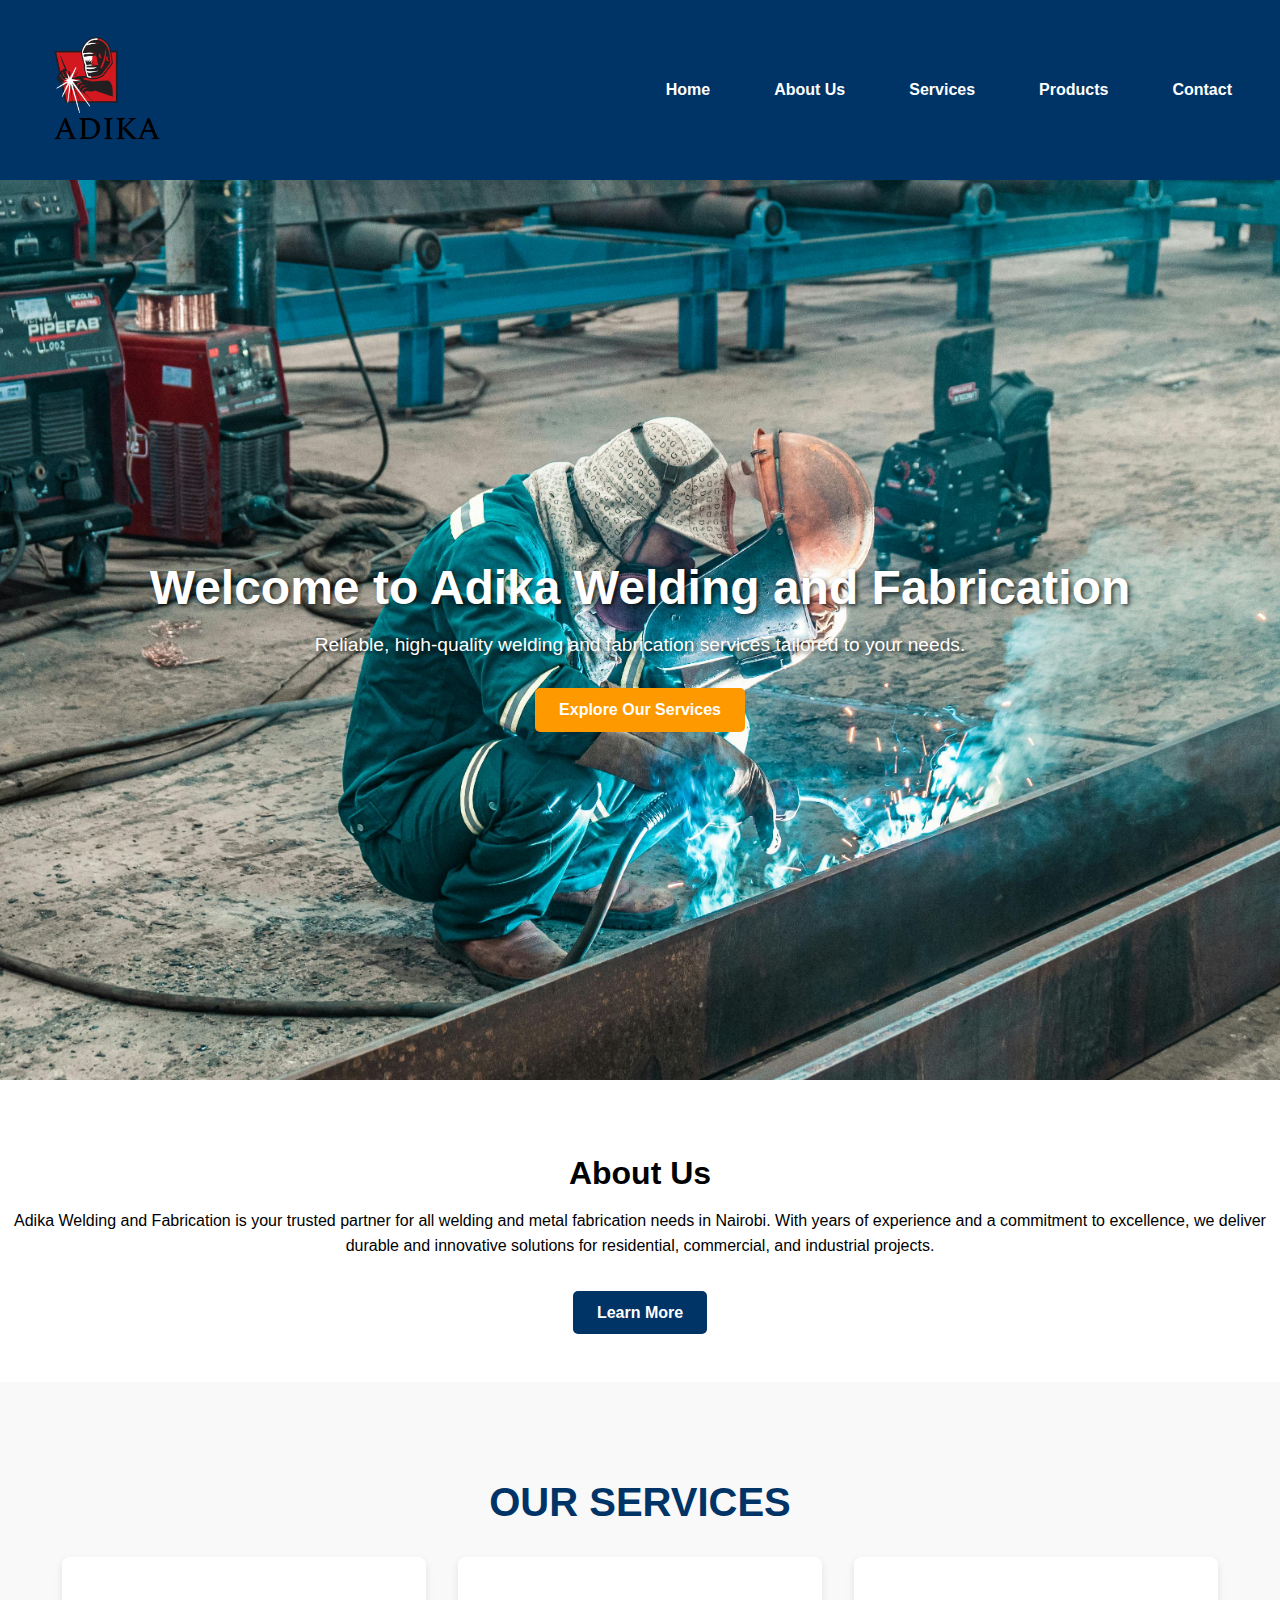
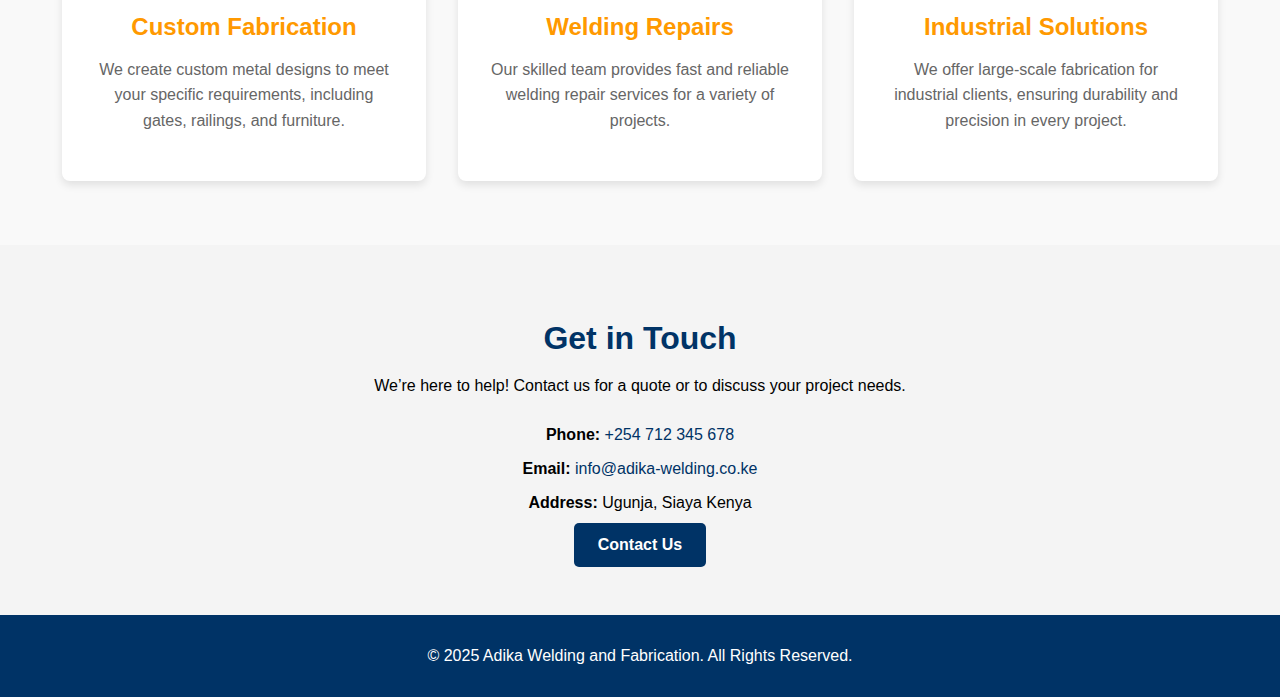
<file: index.html>
<!DOCTYPE html>
<html lang="en">

<head>
    <meta charset="UTF-8">
    <meta name="viewport" content="width=device-width, initial-scale=1.0">
    <meta name="description" content="Adika Welding and Fabrication provides expert welding and fabrication services in Nairobi. High-quality metal products for residential and commercial projects.">
    <meta name="author" content="Adika Welding and Fabrication">
    <meta name="keywords" content="Welding, Fabrication, Metalwork, Siaya, Kenya">
    <title>Adika Welding and Fabrication | Siaya Premier Welding Services</title>
    <link rel="stylesheet" href="style.css"> <!-- Link to your CSS file -->
    <link rel="icon" href="images/favicon.ico">
</head>

<body>
    <header>
        <div class="logo">
            <img src="assets/images/logo-transparent-png.png" alt="Adika Welding and Fabrication">
        </div>
        <div class="mobile-menu" onclick="toggleMenu()">
            <span></span>
            <span></span>
            <span></span>
        </div>
        <nav>
            <ul>
                <li><a href="index.html">Home</a></li>
                <li><a href="about.html">About Us</a></li>
                <li><a href="services.html">Services</a></li>
                <li><a href="products.html">Products</a></li>
                <li><a href="contact.html">Contact</a></li>
            </ul>
        </nav>
    </header>
    
    <!-- Hero Section -->
    <section class="hero">
        <div class="hero-content">
            <h1>Welcome to Adika Welding and Fabrication</h1>
            <p>Reliable, high-quality welding and fabrication services tailored to your needs.</p>
            <a href="services.html" class="btn">Explore Our Services</a>
        </div>
    </section>

    <!-- About Section -->
    <section class="about">
        <div class="container">
            <h2>About Us</h2>
            <p>Adika Welding and Fabrication is your trusted partner for all welding and metal fabrication needs in Nairobi. With years of experience and a commitment to excellence, we deliver durable and innovative solutions for residential, commercial, and industrial projects.</p>
            <a href="about.html" class="btn">Learn More</a>
        </div>
    </section>

   <!-- Services Section -->
<section class="services">
    <div class="container">
        <h2>Our Services</h2>
        <div class="service-container">
            <div class="service-item">
                <h3>Custom Fabrication</h3>
                <p>We create custom metal designs to meet your specific requirements, including gates, railings, and furniture.</p>
            </div>
            <div class="service-item">
                <h3>Welding Repairs</h3>
                <p>Our skilled team provides fast and reliable welding repair services for a variety of projects.</p>
            </div>
            <div class="service-item">
                <h3>Industrial Solutions</h3>
                <p>We offer large-scale fabrication for industrial clients, ensuring durability and precision in every project.</p>
            </div>
        </div>
    </div>
</section>


    <!-- Contact Section -->
    <section class="contact">
        <div class="container">
            <h2>Get in Touch</h2>
            <p>We’re here to help! Contact us for a quote or to discuss your project needs.</p>
            <div class="contact-info">
                <p><strong>Phone:</strong> <a href="tel:+254798718252">+254 712 345 678</a></p>
                <p><strong>Email:</strong> <a href="mailto:ogutuhilary@gmail.com">info@adika-welding.co.ke</a></p>
                <p><strong>Address:</strong> Ugunja, Siaya Kenya</p>
            </div>
            <a href="contact.html" class="btn">Contact Us</a>
        </div>
    </section>

    <!-- Footer -->
    <footer>
        <div class="container">
            <div class="footer-content">
                <p>&copy; 2025 Adika Welding and Fabrication. All Rights Reserved.</p>
            </div>
        </div>
    </footer>
     <!-- JavaScript -->
     <script>
        function toggleMenu() {
            const nav = document.querySelector("nav");
            nav.classList.toggle("active");
        }
    </script>
<script src="script.js"></script>
</body>

</html>
</file>
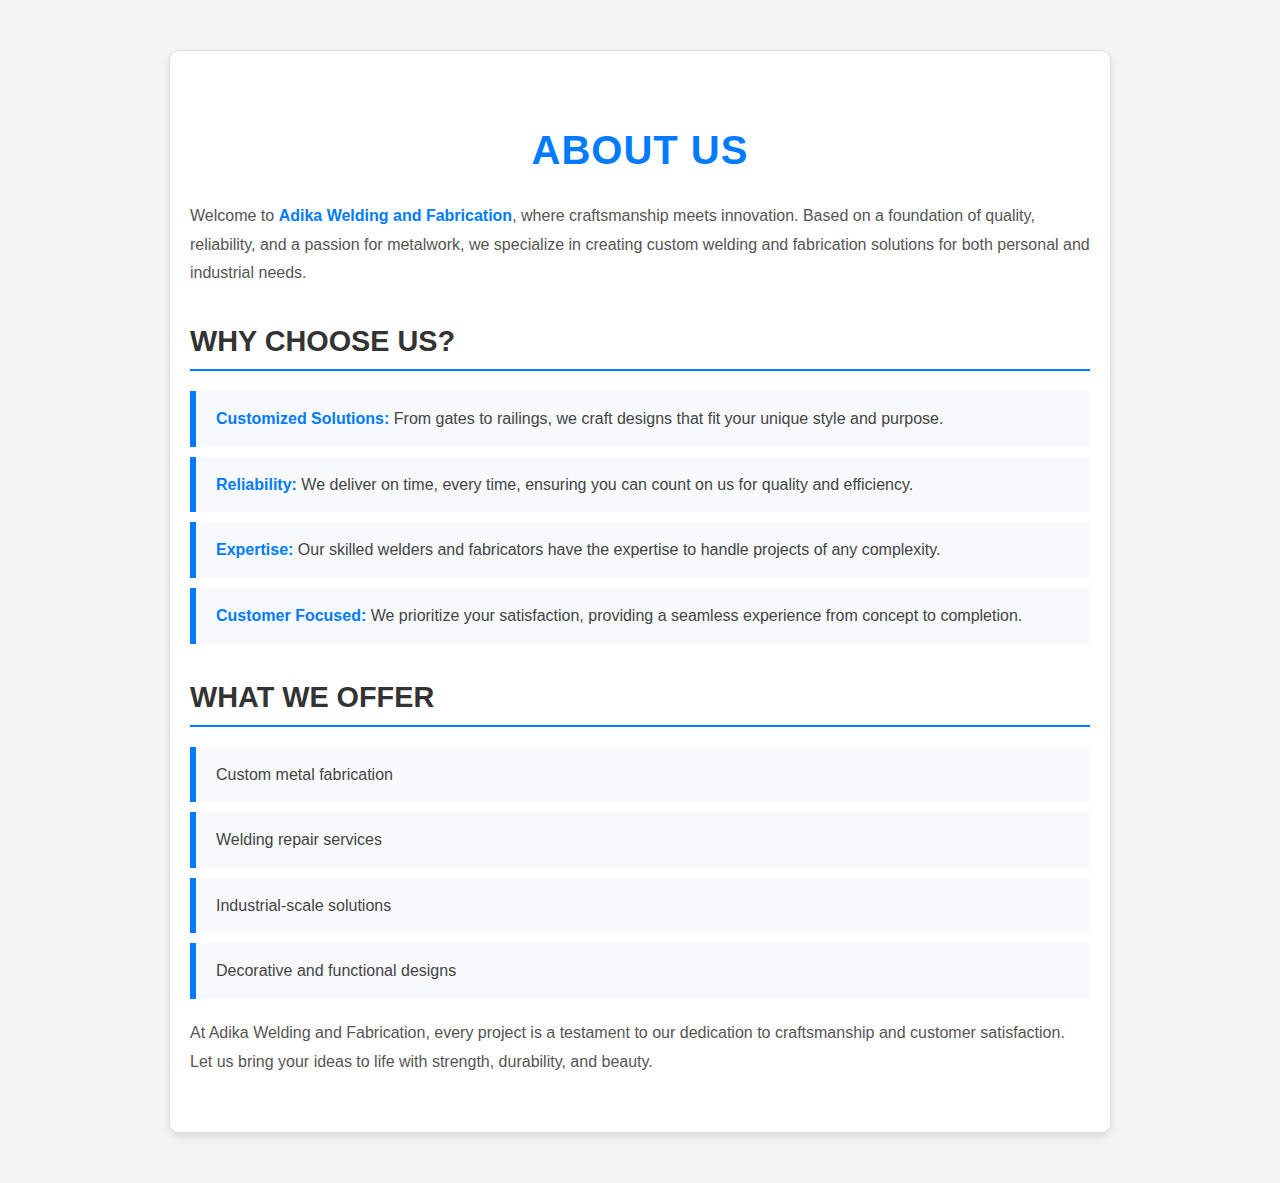
<file: about.html>
<!DOCTYPE html>
<html lang="en">
<head>
    <meta charset="UTF-8">
    <meta name="viewport" content="width=device-width, initial-scale=1.0">
    <title>About Us - Adika Welding and Fabrication</title>
    <style>
        body {
            font-family: 'Arial', sans-serif;
            line-height: 1.6;
            margin: 0;
            padding: 0;
            background-color: #f3f4f6;
            color: #333;
        }

        .about-us {
            padding: 40px 20px;
            max-width: 900px;
            margin: 50px auto;
            background: #ffffff;
            border-radius: 10px;
            box-shadow: 0 4px 8px rgba(0, 0, 0, 0.1);
            border: 1px solid #e0e0e0;
        }

        h1 {
            font-size: 2.5rem;
            text-align: center;
            color: #007bff;
            margin-bottom: 20px;
            text-transform: uppercase;
            letter-spacing: 1px;
        }

        h2 {
            font-size: 1.8rem;
            color: #333333;
            margin-top: 30px;
            margin-bottom: 10px;
            border-bottom: 2px solid #007bff;
            padding-bottom: 5px;
            text-transform: uppercase;
        }

        p {
            font-size: 1rem;
            margin: 15px 0;
            color: #555555;
            line-height: 1.8;
        }

        ul {
            list-style-type: none;
            margin: 20px 0;
            padding: 0;
        }

        ul li {
            background: #f7f9fc;
            margin: 10px 0;
            padding: 15px 20px;
            border-left: 6px solid #007bff;
            color: #444444;
            font-size: 1rem;
            line-height: 1.6;
            transition: background-color 0.3s ease, color 0.3s ease;
        }

        ul li:hover {
            background-color: #eaf3ff;
            color: #333333;
            border-left-color: #0056b3;
        }

        strong {
            color: #007bff;
        }

        @media (max-width: 768px) {
            .about-us {
                padding: 20px;
            }

            h1 {
                font-size: 2rem;
            }

            h2 {
                font-size: 1.5rem;
            }

            p, ul li {
                font-size: 0.9rem;
            }
        }
    </style>
</head>
<body>
    <section class="about-us">
        <h1>About Us</h1>
        <p>Welcome to <strong>Adika Welding and Fabrication</strong>, where craftsmanship meets innovation. Based on a foundation of quality, reliability, and a passion for metalwork, we specialize in creating custom welding and fabrication solutions for both personal and industrial needs.</p>
        
        <h2>Why Choose Us?</h2>
        <ul>
            <li><strong>Customized Solutions:</strong> From gates to railings, we craft designs that fit your unique style and purpose.</li>
            <li><strong>Reliability:</strong> We deliver on time, every time, ensuring you can count on us for quality and efficiency.</li>
            <li><strong>Expertise:</strong> Our skilled welders and fabricators have the expertise to handle projects of any complexity.</li>
            <li><strong>Customer Focused:</strong> We prioritize your satisfaction, providing a seamless experience from concept to completion.</li>
        </ul>

        <h2>What We Offer</h2>
        <ul>
            <li>Custom metal fabrication</li>
            <li>Welding repair services</li>
            <li>Industrial-scale solutions</li>
            <li>Decorative and functional designs</li>
        </ul>

        <p>At Adika Welding and Fabrication, every project is a testament to our dedication to craftsmanship and customer satisfaction. Let us bring your ideas to life with strength, durability, and beauty.</p>
    </section>
</body>
</html>
</file>
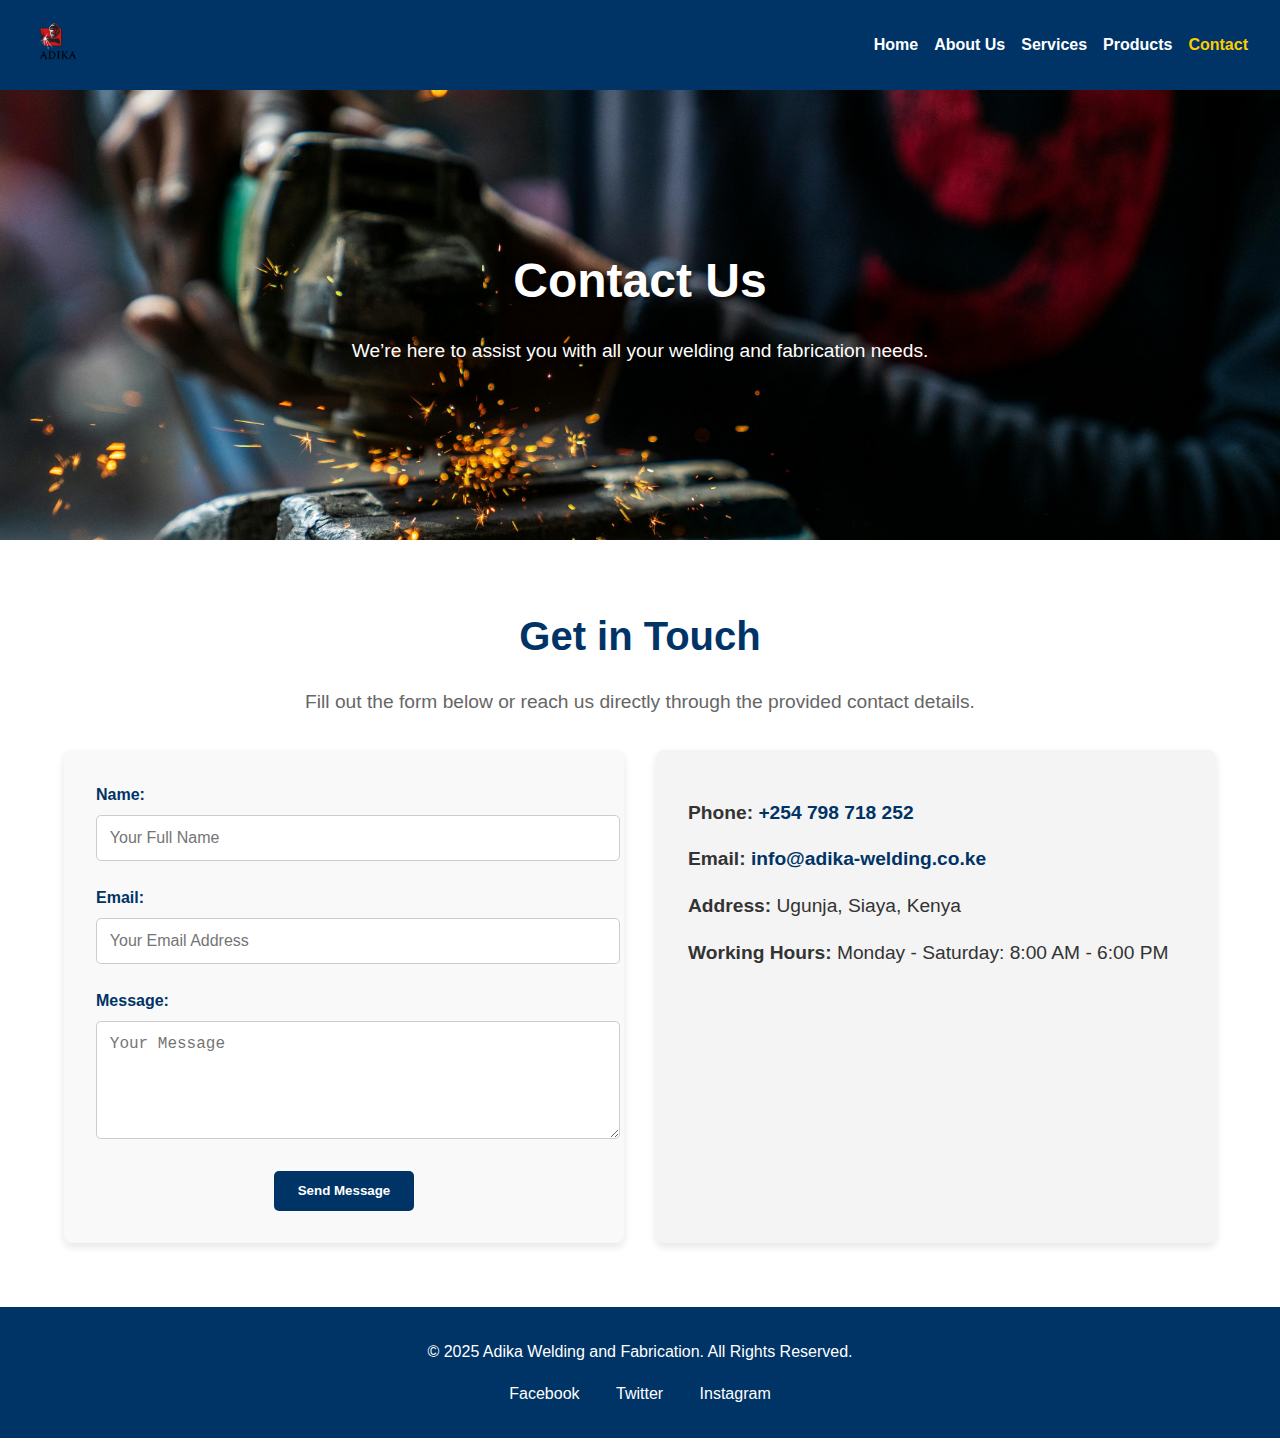
<file: contact.html>
<!DOCTYPE html>
<html lang="en">

<head>
    <meta charset="UTF-8">
    <meta name="viewport" content="width=device-width, initial-scale=1.0">
    <meta name="description" content="Contact Adika Welding and Fabrication for professional welding and fabrication services in Siaya, Kenya.">
    <meta name="keywords" content="Contact Welding Services, Fabrication, Siaya, Kenya">
    <title>Contact Us | Adika Welding and Fabrication</title>
    <style>
        /* General Styles */
        body {
            margin: 0;
            font-family: Arial, sans-serif;
            line-height: 1.6;
            color: #333;
        }

        .container {
            width: 90%;
            max-width: 1200px;
            margin: 0 auto;
        }

        a {
            text-decoration: none;
            color: inherit;
        }

        h1, h2 {
            margin: 0;
        }

        /* Header */
        header {
            background-color: #003366; /* Dark Blue */
            color: #fff;
            display: flex;
            justify-content: space-between;
            align-items: center;
            padding: 1rem 2rem;
        }

        header .logo img {
            height: 50px;
            width: auto;
        }

        header nav ul {
            display: flex;
            list-style: none;
            margin: 0;
            padding: 0;
        }

        header nav ul li {
            margin-left: 1rem;
        }

        header nav ul li a {
            color: #fff;
            font-weight: bold;
            transition: color 0.3s;
        }

        header nav ul li a:hover, header nav ul li a.active {
            color: #ffcc00; /* Gold */
        }

        /* Hero Section */
        .hero {
            background: url('assets/images/contact\ page.jpg') no-repeat center center/cover;
            height: 50vh;
            display: flex;
            justify-content: center;
            align-items: center;
            color: #fff;
            text-align: center;
            padding: 0 1rem;
        }

        .hero h1 {
            font-size: 3rem;
            text-shadow: 2px 2px 4px rgba(0, 0, 0, 0.7);
        }

        .hero p {
            font-size: 1.2rem;
            margin-top: 1rem;
        }

        /* Contact Section */
        .contact {
            padding: 4rem 0;
            text-align: center;
        }

        .contact h2 {
            font-size: 2.5rem;
            color: #003366;
            margin-bottom: 1rem;
        }

        .contact p {
            font-size: 1.2rem;
            margin-bottom: 2rem;
            color: #666;
        }

        .contact-grid {
            display: grid;
            grid-template-columns: 1fr 1fr;
            gap: 2rem;
        }

        .contact-form {
            background-color: #f9f9f9;
            padding: 2rem;
            border-radius: 8px;
            box-shadow: 0 4px 8px rgba(0, 0, 0, 0.1);
        }

        .contact-form .form-group {
            margin-bottom: 1.5rem;
            text-align: left;
        }

        .contact-form .form-group label {
            display: block;
            font-weight: bold;
            margin-bottom: 0.5rem;
            color: #003366;
        }

        .contact-form .form-group input,
        .contact-form .form-group textarea {
            width: 100%;
            padding: 0.8rem;
            border: 1px solid #ccc;
            border-radius: 5px;
            font-size: 1rem;
        }

        .contact-form button {
            background-color: #003366;
            color: #fff;
            padding: 0.8rem 1.5rem;
            border: none;
            font-weight: bold;
            border-radius: 5px;
            cursor: pointer;
            transition: background-color 0.3s;
        }

        .contact-form button:hover {
            background-color: #002244;
        }

        .contact-info {
            text-align: left;
            background-color: #f4f4f4;
            padding: 2rem;
            border-radius: 8px;
            box-shadow: 0 4px 8px rgba(0, 0, 0, 0.1);
        }

        .contact-info p {
            margin: 1rem 0;
            font-size: 1.2rem;
            color: #333;
        }

        .contact-info a {
            color: #003366;
            text-decoration: none;
            font-weight: bold;
        }

        .contact-info a:hover {
            color: #ff9900;
            text-decoration: underline;
        }

        /* Footer */
        footer {
            background-color: #003366;
            color: #fff;
            padding: 1rem 0;
            text-align: center;
        }

        footer ul {
            list-style: none;
            padding: 0;
            margin: 1rem 0;
        }

        footer ul li {
            display: inline;
            margin: 0 1rem;
        }

        footer ul li a {
            color: #fff;
            transition: color 0.3s;
        }

        footer ul li a:hover {
            color: #ffcc00;
        }

        /* Responsive Design */
        @media (max-width: 768px) {
            .contact-grid {
                grid-template-columns: 1fr;
            }
        }
    </style>
</head>

<body>
    <!-- Header -->
    <header>
        <div class="logo">
            <img src="assets/images/logo-transparent-png.png" alt="Adika Welding and Fabrication">
        </div>
        <nav>
            <ul>
                <li><a href="index.html">Home</a></li>
                <li><a href="about.html">About Us</a></li>
                <li><a href="services.html">Services</a></li>
                <li><a href="products.html">Products</a></li>
                <li><a href="contact.html" class="active">Contact</a></li>
            </ul>
        </nav>
    </header>

    <!-- Hero Section -->
    <section class="hero">
        <div class="hero-content">
            <h1>Contact Us</h1>
            <p>We’re here to assist you with all your welding and fabrication needs.</p>
        </div>
    </section>

    <!-- Contact Section -->
    <section class="contact">
        <div class="container">
            <h2>Get in Touch</h2>
            <p>Fill out the form below or reach us directly through the provided contact details.</p>
            <div class="contact-grid">
                <!-- Contact Form -->
                <div class="contact-form">
                    <form action="#" method="post">
                        <div class="form-group">
                            <label for="name">Name:</label>
                            <input type="text" id="name" name="name" required placeholder="Your Full Name">
                        </div>
                        <div class="form-group">
                            <label for="email">Email:</label>
                            <input type="email" id="email" name="email" required placeholder="Your Email Address">
                        </div>
                        <div class="form-group">
                            <label for="message">Message:</label>
                            <textarea id="message" name="message" rows="5" required placeholder="Your Message"></textarea>
                        </div>
                        <button type="submit" class="btn">Send Message</button>
                    </form>
                </div>
                <!-- Contact Details -->
                <div class="contact-info">
                    <p><strong>Phone:</strong> <a href="tel:+254798718252">+254 798 718 252</a></p>
                    <p><strong>Email:</strong> <a href="mailto:info@adika-welding.co.ke">info@adika-welding.co.ke</a></p>
                    <p><strong>Address:</strong> Ugunja, Siaya, Kenya</p>
                    <p><strong>Working Hours:</strong> Monday - Saturday: 8:00 AM - 6:00 PM</p>
                </div>
            </div>
        </div>
    </section>

    <!-- Footer -->
    <footer>
        <div class="container">
            <p>&copy; 2025 Adika Welding and Fabrication. All Rights Reserved.</p>
            <ul>
                <li><a href="https://www.facebook.com">Facebook</a></li>
                <li><a href="https://www.twitter.com">Twitter</a></li>
                <li><a href="https://www.instagram.com">Instagram</a></li>
            </ul>
        </div>
    </footer>
</body>

</html>
</file>
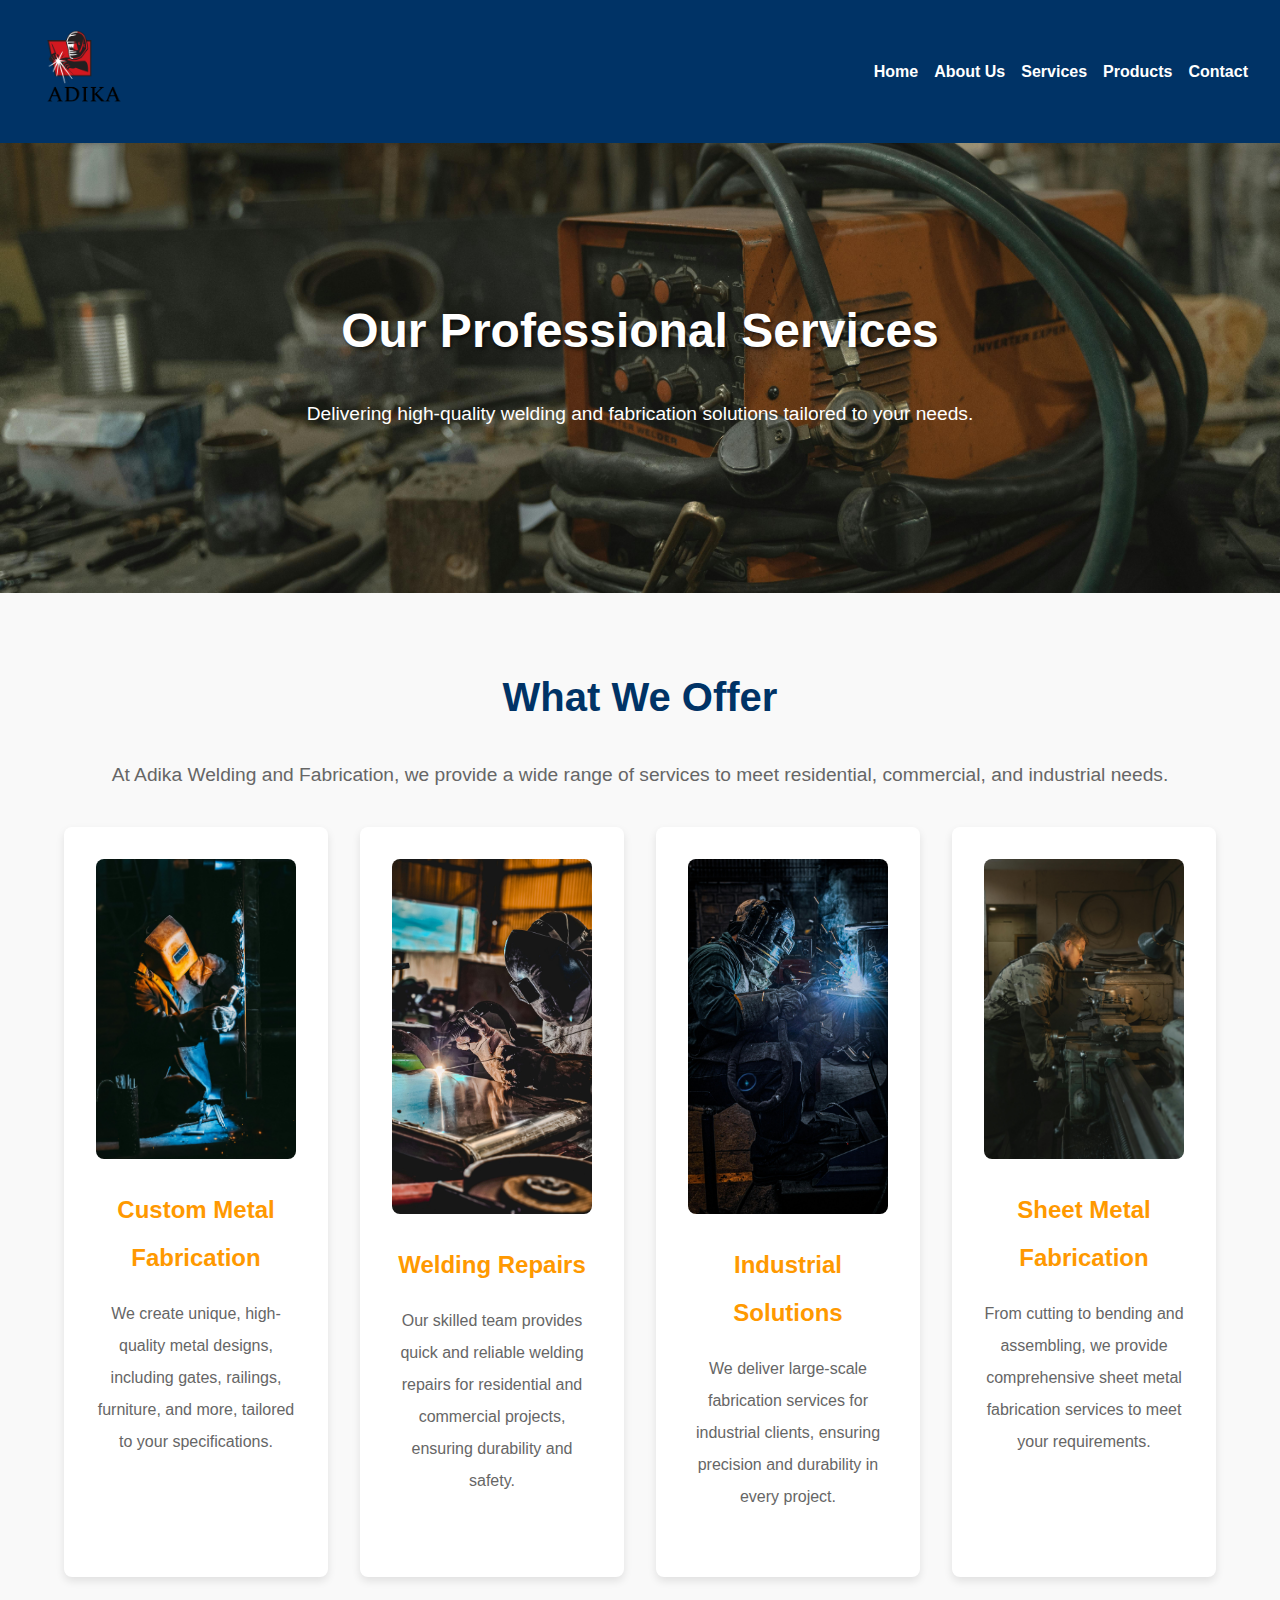
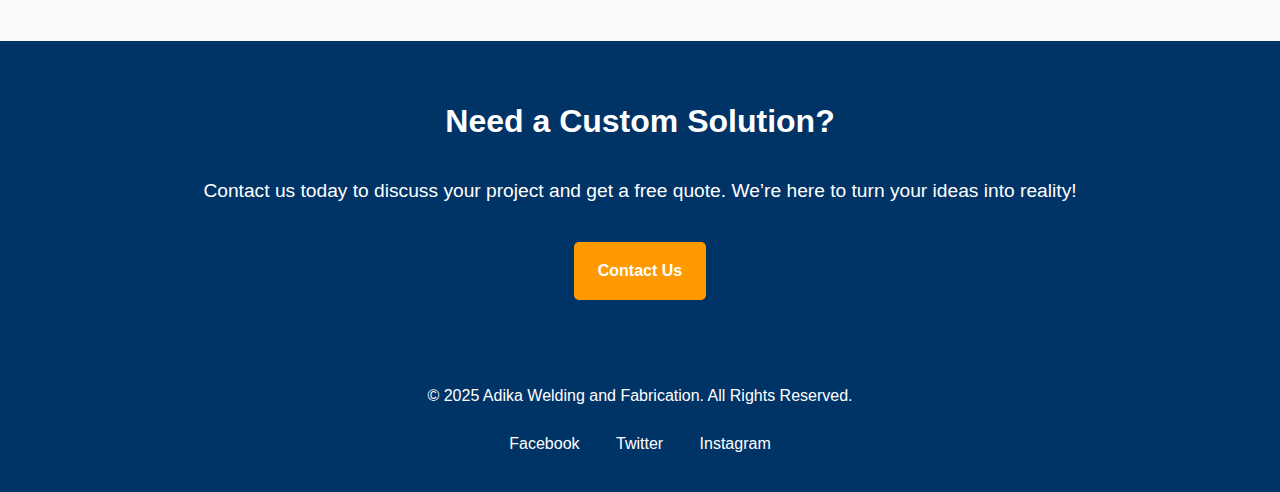
<file: services.html>
<!DOCTYPE html>
<html lang="en">

<head>
    <meta charset="UTF-8">
    <meta name="viewport" content="width=device-width, initial-scale=1.0">
    <meta name="description" content="Discover the professional welding and fabrication services offered by Adika Welding and Fabrication. Custom metal designs, repairs, and industrial solutions.">
    <meta name="keywords" content="Welding Services, Fabrication, Custom Metalwork, Repairs, Industrial Solutions, Siaya, Kenya">
    <title>Our Services | Adika Welding and Fabrication</title>
    <link rel="stylesheet" href="services.css">
</head>

<body>
    <!-- Header -->
    <header>
        <div class="logo">
            <img src="assets/images/logo-transparent-png.png" alt="Adika Welding and Fabrication">
        </div>
        <nav>
            <ul>
                <li><a href="index.html">Home</a></li>
                <li><a href="about.html">About Us</a></li>
                <li><a href="services.html">Services</a></li>
                <li><a href="products.html">Products</a></li>
                <li><a href="contact.html">Contact</a></li>
            </ul>
        </nav>
    </header>

    <!-- Hero Section -->
    <section class="hero">
        <div class="hero-content">
            <h1>Our Professional Services</h1>
            <p>Delivering high-quality welding and fabrication solutions tailored to your needs.</p>
        </div>
    </section>

    <!-- Services Section -->
    <section class="services">
        <div class="container">
            <h2>What We Offer</h2>
            <p>At Adika Welding and Fabrication, we provide a wide range of services to meet residential, commercial, and industrial needs.</p>
            <div class="service-grid">
                <!-- Service 1 -->
                <div class="service-item">
                    <img src="assets/images/pexels-kateryna-babaieva-1423213-2760343.jpg" alt="Custom Fabrication">
                    <h3>Custom Metal Fabrication</h3>
                    <p>We create unique, high-quality metal designs, including gates, railings, furniture, and more, tailored to your specifications.</p>
                </div>
                <!-- Service 2 -->
                <div class="service-item">
                    <img src="assets/images/pexels-felipe-silva-1458994757-30056224.jpg" alt="Welding Repairs">
                    <h3>Welding Repairs</h3>
                    <p>Our skilled team provides quick and reliable welding repairs for residential and commercial projects, ensuring durability and safety.</p>
                </div>
                <!-- Service 3 -->
                <div class="service-item">
                    <img src="assets/images/pexels-felipe-silva-1458994757-30117046.jpg" alt="Industrial Solutions">
                    <h3>Industrial Solutions</h3>
                    <p>We deliver large-scale fabrication services for industrial clients, ensuring precision and durability in every project.</p>
                </div>
                <!-- Service 4 -->
                <div class="service-item">
                    <img src="assets/images/pexels-tima-miroshnichenko-5846167.jpg" alt="Sheet Metal Fabrication">
                    <h3>Sheet Metal Fabrication</h3>
                    <p>From cutting to bending and assembling, we provide comprehensive sheet metal fabrication services to meet your requirements.</p>
                </div>
            </div>
        </div>
    </section>

    <!-- Call-to-Action Section -->
    <section class="cta">
        <div class="container">
            <h2>Need a Custom Solution?</h2>
            <p>Contact us today to discuss your project and get a free quote. We’re here to turn your ideas into reality!</p>
            <a href="contact.html" class="btn">Contact Us</a>
        </div>
    </section>

    <!-- Footer -->
    <footer>
        <div class="container">
            <p>&copy; 2025 Adika Welding and Fabrication. All Rights Reserved.</p>
            <ul>
                <li><a href="https://www.facebook.com">Facebook</a></li>
                <li><a href="https://www.twitter.com">Twitter</a></li>
                <li><a href="https://www.instagram.com">Instagram</a></li>
            </ul>
        </div>
    </footer>
</body>

</html>
</file>
<file: style.css>
/* General Styles */
body {
    margin: 0;
    font-family: Arial, sans-serif;
}

/* Header */
header {
    background-color: #003366; /* Dark blue */
    color: #ffffff; /* White text */
    padding: 1rem 2rem;
    display: flex;
    justify-content: space-between;
    align-items: center;
}

header .logo img {
    width: 150px;
    height: auto;
}

header nav ul {
    display: flex;
    list-style: none;
    margin: 0;
    padding: 0;
    gap: 2rem; /* Adds even spacing between navigation items */
}

header nav ul li {
    text-align: center;
}

header nav ul li a {
    color: #ffffff; /* White text for links */
    text-decoration: none;
    font-weight: bold;
    font-size: 1rem;
    padding: 0.5rem 1rem;
    transition: color 0.3s, background-color 0.3s;
}

header nav ul li a:hover {
    color: #ffcc00; /* Gold text on hover */
    background-color: rgba(255, 255, 255, 0.2); /* Light white hover background */
    border-radius: 5px;
}

/* Hero Section */
.hero {
    background: url('assets/images/pexels-hoang-nc-483165236-17656428\ \(1\).jpg') no-repeat center center/cover;
    height: 100vh;
    color: #ffffff;
    text-align: center;
    display: flex;
    flex-direction: column;
    justify-content: center;
    align-items: center;
    padding: 0 1rem;
}

.hero h1 {
    font-size: 3rem;
    margin-bottom: 1rem;
    text-shadow: 2px 2px 4px rgba(0, 0, 0, 0.7);
}

.hero p {
    font-size: 1.2rem;
    margin-bottom: 2rem;
    text-shadow: 2px 2px 4px rgba(0, 0, 0, 0.7);
}

.hero .btn {
    display: inline-block;
    background-color: #ff9900;
    color: #ffffff;
    padding: 0.8rem 1.5rem;
    text-decoration: none;
    font-weight: bold;
    border-radius: 5px;
    transition: background-color 0.3s;
}

.hero .btn:hover {
    background-color: #e68a00;
}

/* About Section */
.about {
    padding: 3rem 0;
    background-color: #ffffff;
    text-align: center;
}

.about h2 {
    font-size: 2rem;
    margin-bottom: 1rem;
}

.about p {
    margin-bottom: 2rem;
    line-height: 1.6;
}

.about .btn {
    display: inline-block;
    background-color: #003366; /* Dark blue */
    color: #ffffff;
    padding: 0.8rem 1.5rem;
    text-decoration: none;
    font-weight: bold;
    border-radius: 5px;
    transition: background-color 0.3s;
}

.about .btn:hover {
    background-color: #002244; /* Slightly darker blue */
}

/* Services Section */
.services {
    padding: 4rem 1rem;
    background-color: #f9f9f9;
    text-align: center;
}

.services h2 {
    font-size: 2.5rem;
    color: #003366; /* Dark blue */
    margin-bottom: 2rem;
    text-transform: uppercase;
    font-weight: bold;
}

.service-container {
    display: flex;
    flex-wrap: wrap;
    justify-content: center;
    gap: 2rem;
}

.service-item {
    background-color: #ffffff;
    box-shadow: 0 4px 8px rgba(0, 0, 0, 0.1);
    border-radius: 8px;
    padding: 2rem;
    width: calc(33.333% - 2rem);
    max-width: 300px;
    transition: transform 0.3s, box-shadow 0.3s;
}

.service-item:hover {
    transform: translateY(-5px);
    box-shadow: 0 8px 16px rgba(0, 0, 0, 0.2);
}

.service-item h3 {
    font-size: 1.5rem;
    color: #ff9900; /* Accent color */
    margin-bottom: 1rem;
}

.service-item p {
    font-size: 1rem;
    color: #666666;
    line-height: 1.6;
}

@media (max-width: 768px) {
    .service-item {
        width: calc(50% - 1rem);
    }
}

@media (max-width: 480px) {
    .service-item {
        width: 100%;
    }
}

/* Contact Section */
.contact {
    padding: 3rem 0;
    background-color: #f4f4f4;
    text-align: center;
}

.contact h2 {
    font-size: 2rem;
    margin-bottom: 1rem;
    color: #003366; /* Dark blue */
}

.contact p {
    margin-bottom: 1.5rem;
    line-height: 1.6;
}

.contact-info p {
    margin: 0.5rem 0;
}

.contact-info a {
    color: #003366; /* Dark blue links */
    text-decoration: none;
}

.contact-info a:hover {
    text-decoration: underline;
    color: #ff9900; /* Gold on hover */
}

.contact .btn {
    display: inline-block;
    background-color: #003366; /* Dark blue */
    color: #ffffff;
    padding: 0.8rem 1.5rem;
    text-decoration: none;
    font-weight: bold;
    border-radius: 5px;
    transition: background-color 0.3s;
}

.contact .btn:hover {
    background-color: #002244; /* Slightly darker blue */
}

/* Footer */
footer {
    background-color: #003366; /* Dark blue */
    color: #ffffff; /* White text */
    padding: 1rem 0;
    text-align: center;
}

footer ul {
    list-style: none;
    padding: 0;
    margin: 0.5rem 0;
}

footer ul li {
    display: inline;
    margin: 0 1rem;
}

footer ul li a {
    color: #ffffff; /* White text for links */
    text-decoration: none;
}

footer ul li a:hover {
    color: #ffcc00; /* Gold on hover */
    text-decoration: underline;
}

/* Responsive Design */
@media (max-width: 768px) {
    header .mobile-menu {
        display: flex;
    }

    header nav {
        display: none;
    }

    header nav.active {
        display: flex;
    }

    .hero h1 {
        font-size: 2rem;
    }

    .hero p {
        font-size: 1rem;
    }
}
</file>
<file: services.css>
/* General Styles */
body {
    margin: 0;
    font-family: Arial, sans-serif;
    line-height: 2.0;
    color: #333;
}

.container {
    width: 90%;
    max-width: 1200px;
    margin: 0 auto;
}

a {
    text-decoration: none;
    color: inherit;
}

h1, h2, h3 {
    margin: 0;
}

/* Header */
header {
    background-color: #003366; /* Dark Blue */
    color: #fff;
    display: flex;
    justify-content: space-between;
    align-items: center;
    padding: 1rem 2rem;
}

header .logo img {
    height: 100px;
    width: auto;
}

header nav ul {
    display: flex;
    list-style: none;
    margin: 0;
    padding: 0;
}

header nav ul li {
    margin-left: 1rem;
}

header nav ul li a {
    color: #fff;
    font-weight: bold;
    transition: color 0.3s;
}

header nav ul li a:hover {
    color: #ffcc00; /* Gold */
}

/* Hero Section */
.hero {
    background: url('assets/images/welding\ machine.jpg') no-repeat center center/cover;
    height: 50vh;
    display: flex;
    justify-content: center;
    align-items: center;
    color: #fff;
    text-align: center;
    padding: 0 1rem;
}

.hero h1 {
    font-size: 3rem;
    text-shadow: 2px 2px 4px rgba(0, 0, 0, 0.7);
}

.hero p {
    font-size: 1.2rem;
    margin-top: 1rem;
}

/* Services Section */
.services {
    padding: 4rem 0;
    background-color: #f9f9f9;
    text-align: center;
}

.services h2 {
    font-size: 2.5rem;
    color: #003366;
    margin-bottom: 1rem;
}

.services p {
    font-size: 1.2rem;
    margin-bottom: 2rem;
    color: #666;
}

.service-grid {
    display: grid;
    grid-template-columns: repeat(auto-fit, minmax(250px, 1fr));
    gap: 2rem;
}

.service-item {
    background-color: #fff;
    border-radius: 8px;
    box-shadow: 0 4px 8px rgba(0, 0, 0, 0.1);
    padding: 2rem;
    transition: transform 0.3s, box-shadow 0.3s;
}

.service-item:hover {
    transform: translateY(-5px);
    box-shadow: 0 8px 16px rgba(0, 0, 0, 0.2);
}

.service-item img {
    width: 100%;
    border-radius: 8px;
    margin-bottom: 1rem;
}

.service-item h3 {
    font-size: 1.5rem;
    color: #ff9900; /* Orange */
    margin-bottom: 1rem;
}

.service-item p {
    font-size: 1rem;
    color: #666;
}

/* Call-to-Action Section */
.cta {
    padding: 3rem 1rem;
    background-color: #003366; /* Dark Blue */
    color: #fff;
    text-align: center;
}

.cta h2 {
    font-size: 2rem;
    margin-bottom: 1rem;
}

.cta p {
    font-size: 1.2rem;
    margin-bottom: 2rem;
}

.cta .btn {
    display: inline-block;
    background-color: #ff9900;
    color: #fff;
    padding: 0.8rem 1.5rem;
    font-weight: bold;
    border-radius: 5px;
    transition: background-color 0.3s;
}

.cta .btn:hover {
    background-color: #e68a00;
}

/* Footer */
footer {
    background-color: #003366; /* Dark Blue */
    color: #fff;
    padding: 1rem 0;
    text-align: center;
}

footer ul {
    list-style: none;
    padding: 0;
    margin: 1rem 0;
}

footer ul li {
    display: inline;
    margin: 0 1rem;
}

footer ul li a {
    color: #fff;
    transition: color 0.3s;
}

footer ul li a:hover {
    color: #ffcc00; /* Gold */
}

/* Responsive Design */
@media (max-width: 768px) {
    header nav ul {
        flex-direction: column;
        align-items: flex-start;
    }

    .hero h1 {
        font-size: 2rem;
    }

    .hero p {
        font-size: 1rem;
    }

    .services h2 {
        font-size: 2rem;
    }

    .services p {
        font-size: 1rem;
    }

    .cta h2 {
        font-size: 1.8rem;
    }

    .cta p {
        font-size: 1rem;
    }
}
</file>
